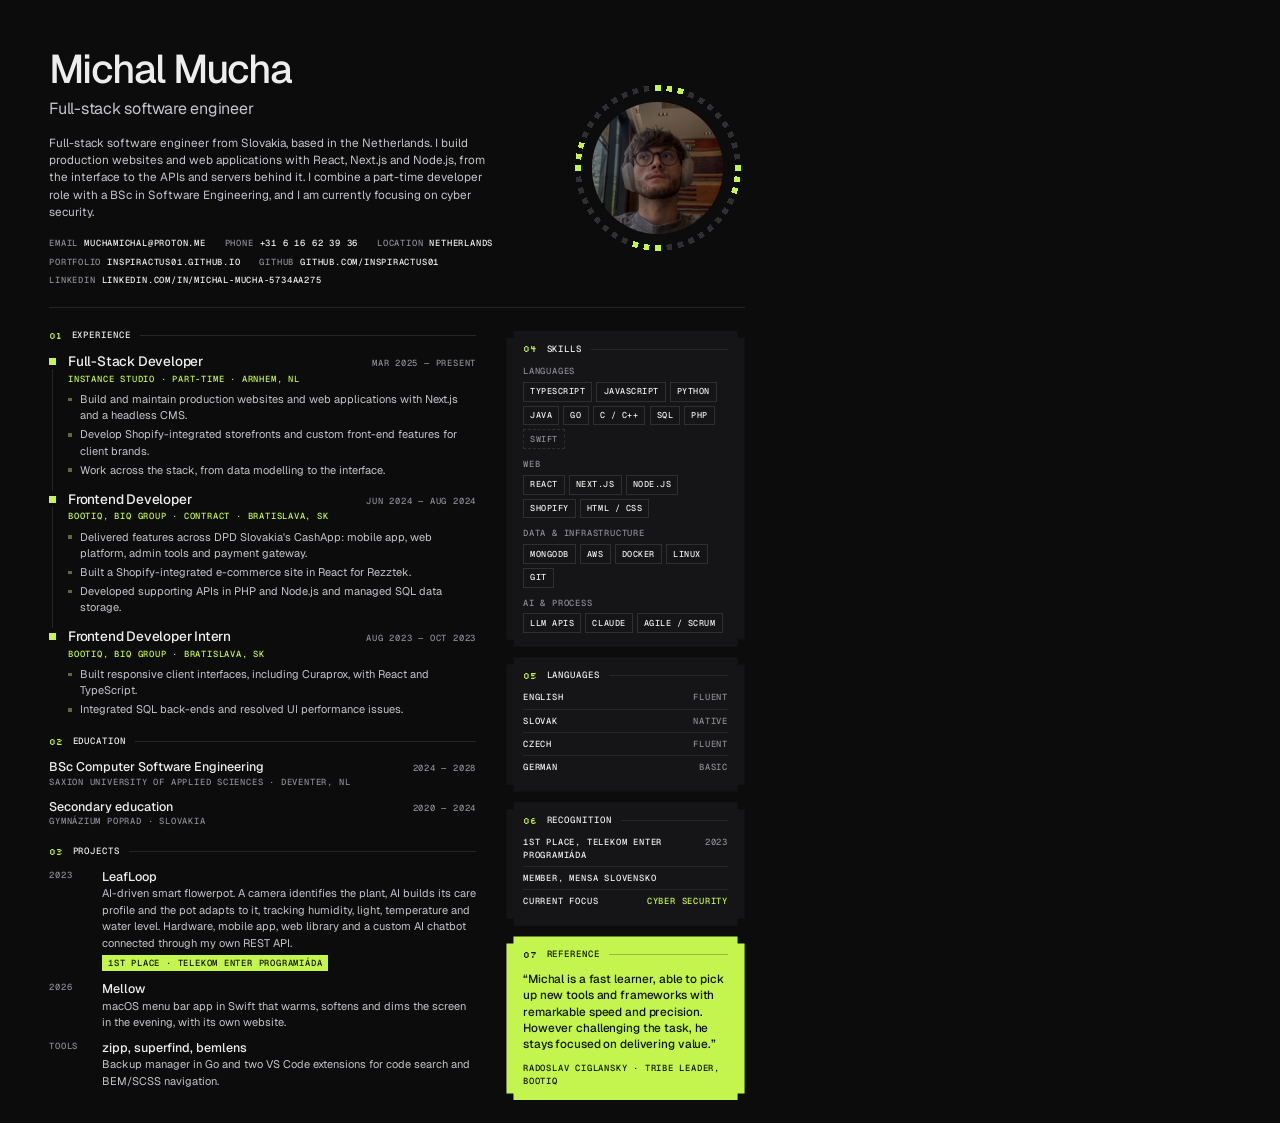
<file: cv/cv.html>
<!doctype html>
<html lang="en">
<head>
<meta charset="utf-8">
<title>Michal Mucha — CV</title>
<link href="https://fonts.googleapis.com/css2?family=Geist:wght@400;500;600&family=Geist+Mono:wght@400;500&family=Silkscreen&display=swap" rel="stylesheet">
<style>
@page{size:A4;margin:0}
.contact a{color:inherit;text-decoration:none}
:root{--bg:#0c0c0d;--panel:#151517;--line:#26262a;--dim:#8a8a92;--text:#ededed;--soft:#c4c4ca;--acc:#c4f54e;--ink:#0d1200}
*{box-sizing:border-box;margin:0;padding:0}
html,body{background:var(--bg)}
body{width:210mm;height:297mm;overflow:hidden;color:var(--text);font:400 8.3pt/1.48 Geist,system-ui,sans-serif;-webkit-print-color-adjust:exact;print-color-adjust:exact}
.page{position:relative;height:100%;padding:13mm 13mm 11mm}
.lbl{font:500 6.6pt/1.4 "Geist Mono",monospace;text-transform:uppercase;letter-spacing:.09em}
.dim{color:var(--dim)}
.acc{color:var(--acc)}
.notch{--n:7px;clip-path:polygon(var(--n) 0,calc(100% - var(--n)) 0,calc(100% - var(--n)) var(--n),100% var(--n),100% calc(100% - var(--n)),calc(100% - var(--n)) calc(100% - var(--n)),calc(100% - var(--n)) 100%,var(--n) 100%,var(--n) calc(100% - var(--n)),0 calc(100% - var(--n)),0 var(--n),var(--n) var(--n))}

header{display:grid;grid-template-columns:1fr auto;gap:10mm;align-items:center;padding-bottom:5.5mm;border-bottom:1px solid var(--line)}
h1{font:500 30pt/1 Geist,sans-serif;letter-spacing:-.045em}
.role{font-size:12pt;color:var(--soft);letter-spacing:-.015em;margin:2mm 0 3.5mm}
.summary{color:var(--soft);max-width:118mm;font-size:8.8pt}
.contact{display:flex;flex-wrap:wrap;gap:1.6mm 5mm;margin-top:4.5mm}
.contact span{display:flex;gap:1.6mm}
.contact b{font-weight:500;color:var(--dim)}
.photo{width:46mm;height:46mm;position:relative}
.photo img{position:absolute;inset:5.6mm;width:34.8mm;height:34.8mm;border-radius:50%;object-fit:cover}
.photo svg{position:absolute;inset:0;width:100%;height:100%}

.cols{display:grid;grid-template-columns:1fr 63mm;gap:8mm;margin-top:6mm}
h2{display:flex;align-items:center;gap:2.5mm;margin:0 0 3.5mm}
h2 .n{font:400 7pt/1 Silkscreen,monospace;color:var(--acc)}
h2 .t{font:500 6.8pt/1 "Geist Mono",monospace;text-transform:uppercase;letter-spacing:.1em}
h2::after{content:"";flex:1;height:1px;background:var(--line)}
section+section{margin-top:5mm}

.job{position:relative;padding-left:5mm;padding-bottom:3.4mm}
.job::before{content:"";position:absolute;left:0;top:1.3mm;width:1.8mm;height:1.8mm;background:var(--acc)}
.job::after{content:"";position:absolute;left:.85mm;top:4mm;bottom:0;width:1px;background:var(--line)}
.job:last-child{padding-bottom:0}
.job:last-child::after{display:none}
.jh{display:flex;justify-content:space-between;gap:4mm;align-items:baseline}
.jh h3{font:500 10.2pt/1.25 Geist,sans-serif;letter-spacing:-.015em}
.org{margin:.6mm 0 1.6mm}
ul{list-style:none}
.job li{position:relative;padding-left:3.2mm;color:var(--soft);margin-top:.7mm}
.job li::before{content:"";position:absolute;left:0;top:1.75mm;width:1mm;height:1mm;background:#5d6b3a}

.edu{display:grid;gap:3mm}
.edu .row{display:flex;justify-content:space-between;gap:4mm;align-items:baseline}
.edu h3{font:500 9.4pt/1.3 Geist,sans-serif}

.proj{display:grid;gap:2.6mm}
.proj .p{display:grid;grid-template-columns:11mm 1fr;gap:3mm}
.proj h3{font:500 9.4pt/1.3 Geist,sans-serif}
.proj p{color:var(--soft)}
.badge{display:inline-block;background:var(--acc);color:var(--ink);padding:.5mm 1.6mm;margin-top:1.2mm}

aside .box{background:var(--panel);padding:3.6mm 4.4mm}
aside .box+.box{margin-top:2.8mm}
aside h2{margin-bottom:3mm}
.sk{display:grid;gap:2.4mm}
.sk .g{display:grid;gap:1.2mm}
.tags{display:flex;flex-wrap:wrap;gap:1.1mm}
.tags span{font:500 6.4pt/1 "Geist Mono",monospace;text-transform:uppercase;letter-spacing:.06em;border:1px solid #2e2e33;padding:1.2mm 1.6mm;color:var(--text)}
.tags .l{border-style:dashed;color:var(--dim)}
.kv li{display:flex;justify-content:space-between;gap:3mm;padding:1.3mm 0;border-top:1px solid var(--line)}
.kv li:first-child{border-top:0;padding-top:0}
.quote{background:var(--acc)!important;color:var(--ink)}
.quote h2 .n,.quote h2 .t{color:var(--ink)}
.quote h2::after{background:rgba(13,18,0,.25)}
.quote p{font:500 8.8pt/1.4 Geist,sans-serif;letter-spacing:-.01em}
.quote .by{margin-top:2.5mm}
footer{position:absolute;left:13mm;right:13mm;bottom:8mm;display:flex;justify-content:space-between;color:#4a4a50}
</style>
</head>
<body>
<div class="page">
  <header>
    <div>
      <h1>Michal Mucha</h1>
      <div class="role">Full-stack software engineer</div>
      <p class="summary">Full-stack software engineer from Slovakia, based in the Netherlands. I build production websites and web applications with React, Next.js and Node.js, from the interface to the APIs and servers behind it. I combine a part-time developer role with a BSc in Software Engineering, and I am currently focusing on cyber security.</p>
      <div class="contact lbl">
        <span><b>Email</b>muchamichal@proton.me</span>
        <span><b>Phone</b>+31 6 16 62 39 36</span>
        <span><b>Location</b>Netherlands</span>
        <span><b>Portfolio</b><a href="https://inspiractus01.github.io">inspiractus01.github.io</a></span>
        <span><b>GitHub</b>github.com/Inspiractus01</span>
        <span><b>LinkedIn</b>linkedin.com/in/michal-mucha-5734aa275</span>
      </div>
    </div>
    <div class="photo"><img src="../img/me.jpg" alt=""><svg id="ring" viewBox="0 0 100 100" shape-rendering="crispEdges"></svg></div>
  </header>

  <div class="cols">
    <main>
      <section>
        <h2><span class="n">01</span><span class="t">Experience</span></h2>
        <div class="job">
          <div class="jh"><h3>Full-Stack Developer</h3><span class="lbl dim">Mar 2025 — Present</span></div>
          <div class="org lbl acc">Instance Studio · Part-time · Arnhem, NL</div>
          <ul>
            <li>Build and maintain production websites and web applications with Next.js and a headless CMS.</li>
            <li>Develop Shopify-integrated storefronts and custom front-end features for client brands.</li>
            <li>Work across the stack, from data modelling to the interface.</li>
          </ul>
        </div>
        <div class="job">
          <div class="jh"><h3>Frontend Developer</h3><span class="lbl dim">Jun 2024 — Aug 2024</span></div>
          <div class="org lbl acc">BOOTIQ, BiQ Group · Contract · Bratislava, SK</div>
          <ul>
            <li>Delivered features across DPD Slovakia's CashApp: mobile app, web platform, admin tools and payment gateway.</li>
            <li>Built a Shopify-integrated e-commerce site in React for Rezztek.</li>
            <li>Developed supporting APIs in PHP and Node.js and managed SQL data storage.</li>
          </ul>
        </div>
        <div class="job">
          <div class="jh"><h3>Frontend Developer Intern</h3><span class="lbl dim">Aug 2023 — Oct 2023</span></div>
          <div class="org lbl acc">BOOTIQ, BiQ Group · Bratislava, SK</div>
          <ul>
            <li>Built responsive client interfaces, including Curaprox, with React and TypeScript.</li>
            <li>Integrated SQL back-ends and resolved UI performance issues.</li>
          </ul>
        </div>
      </section>

      <section>
        <h2><span class="n">02</span><span class="t">Education</span></h2>
        <div class="edu">
          <div><div class="row"><h3>BSc Computer Software Engineering</h3><span class="lbl dim">2024 — 2028</span></div><div class="lbl dim">Saxion University of Applied Sciences · Deventer, NL</div></div>
          <div><div class="row"><h3>Secondary education</h3><span class="lbl dim">2020 — 2024</span></div><div class="lbl dim">Gymnázium Poprad · Slovakia</div></div>
        </div>
      </section>

      <section>
        <h2><span class="n">03</span><span class="t">Projects</span></h2>
        <div class="proj">
          <div class="p"><div class="lbl dim">2023</div><div><h3>LeafLoop</h3><p>AI-driven smart flowerpot. A camera identifies the plant, AI builds its care profile and the pot adapts to it, tracking humidity, light, temperature and water level. Hardware, mobile app, web library and a custom AI chatbot connected through my own REST API.</p><span class="badge lbl">1st place · Telekom Enter Programiáda</span></div></div>
          <div class="p"><div class="lbl dim">2026</div><div><h3>Mellow</h3><p>macOS menu bar app in Swift that warms, softens and dims the screen in the evening, with its own website.</p></div></div>
          <div class="p"><div class="lbl dim">Tools</div><div><h3>zipp, superfind, bemlens</h3><p>Backup manager in Go and two VS Code extensions for code search and BEM/SCSS navigation.</p></div></div>
        </div>
      </section>
    </main>

    <aside>
      <div class="box notch">
        <h2><span class="n">04</span><span class="t">Skills</span></h2>
        <div class="sk">
          <div class="g"><span class="lbl dim">Languages</span><div class="tags"><span>TypeScript</span><span>JavaScript</span><span>Python</span><span>Java</span><span>Go</span><span>C / C++</span><span>SQL</span><span>PHP</span><span class="l">Swift</span></div></div>
          <div class="g"><span class="lbl dim">Web</span><div class="tags"><span>React</span><span>Next.js</span><span>Node.js</span><span>Shopify</span><span>HTML / CSS</span></div></div>
          <div class="g"><span class="lbl dim">Data & infrastructure</span><div class="tags"><span>MongoDB</span><span>AWS</span><span>Docker</span><span>Linux</span><span>Git</span></div></div>
          <div class="g"><span class="lbl dim">AI & process</span><div class="tags"><span>LLM APIs</span><span>Claude</span><span>Agile / Scrum</span></div></div>
        </div>
      </div>
      <div class="box notch">
        <h2><span class="n">05</span><span class="t">Languages</span></h2>
        <ul class="kv lbl">
          <li><span>English</span><span class="dim">Fluent</span></li>
          <li><span>Slovak</span><span class="dim">Native</span></li>
          <li><span>Czech</span><span class="dim">Fluent</span></li>
          <li><span>German</span><span class="dim">Basic</span></li>
        </ul>
      </div>
      <div class="box notch">
        <h2><span class="n">06</span><span class="t">Recognition</span></h2>
        <ul class="kv lbl">
          <li><span>1st place, Telekom Enter Programiáda</span><span class="dim">2023</span></li>
          <li><span>Member, Mensa Slovensko</span><span class="dim"></span></li>
          <li><span>Current focus</span><span class="acc">Cyber security</span></li>
        </ul>
      </div>
      <div class="box notch quote">
        <h2><span class="n">07</span><span class="t">Reference</span></h2>
        <p>“Michal is a fast learner, able to pick up new tools and frameworks with remarkable speed and precision. However challenging the task, he stays focused on delivering value.”</p>
        <div class="by lbl">Radoslav Ciglansky · Tribe Leader, BOOTIQ</div>
      </div>
    </aside>
  </div>
</div>
<script>
const ring = document.getElementById("ring"), N = 44;
ring.innerHTML = Array.from({length: N}, (_, i) => {
  const a = i / N * Math.PI * 2 - Math.PI / 2, x = 50 + Math.cos(a) * 46, y = 50 + Math.sin(a) * 46;
  const lit = i % 11 < 3;
  return `<rect x="${(x - 1.6).toFixed(2)}" y="${(y - 1.6).toFixed(2)}" width="3.2" height="3.2" fill="${lit ? "#c4f54e" : "#2e2e33"}" transform="rotate(${(a * 180 / Math.PI).toFixed(1)} ${x.toFixed(2)} ${y.toFixed(2)})"/>`;
}).join("");
</script>
</body>
</html>
</file>
